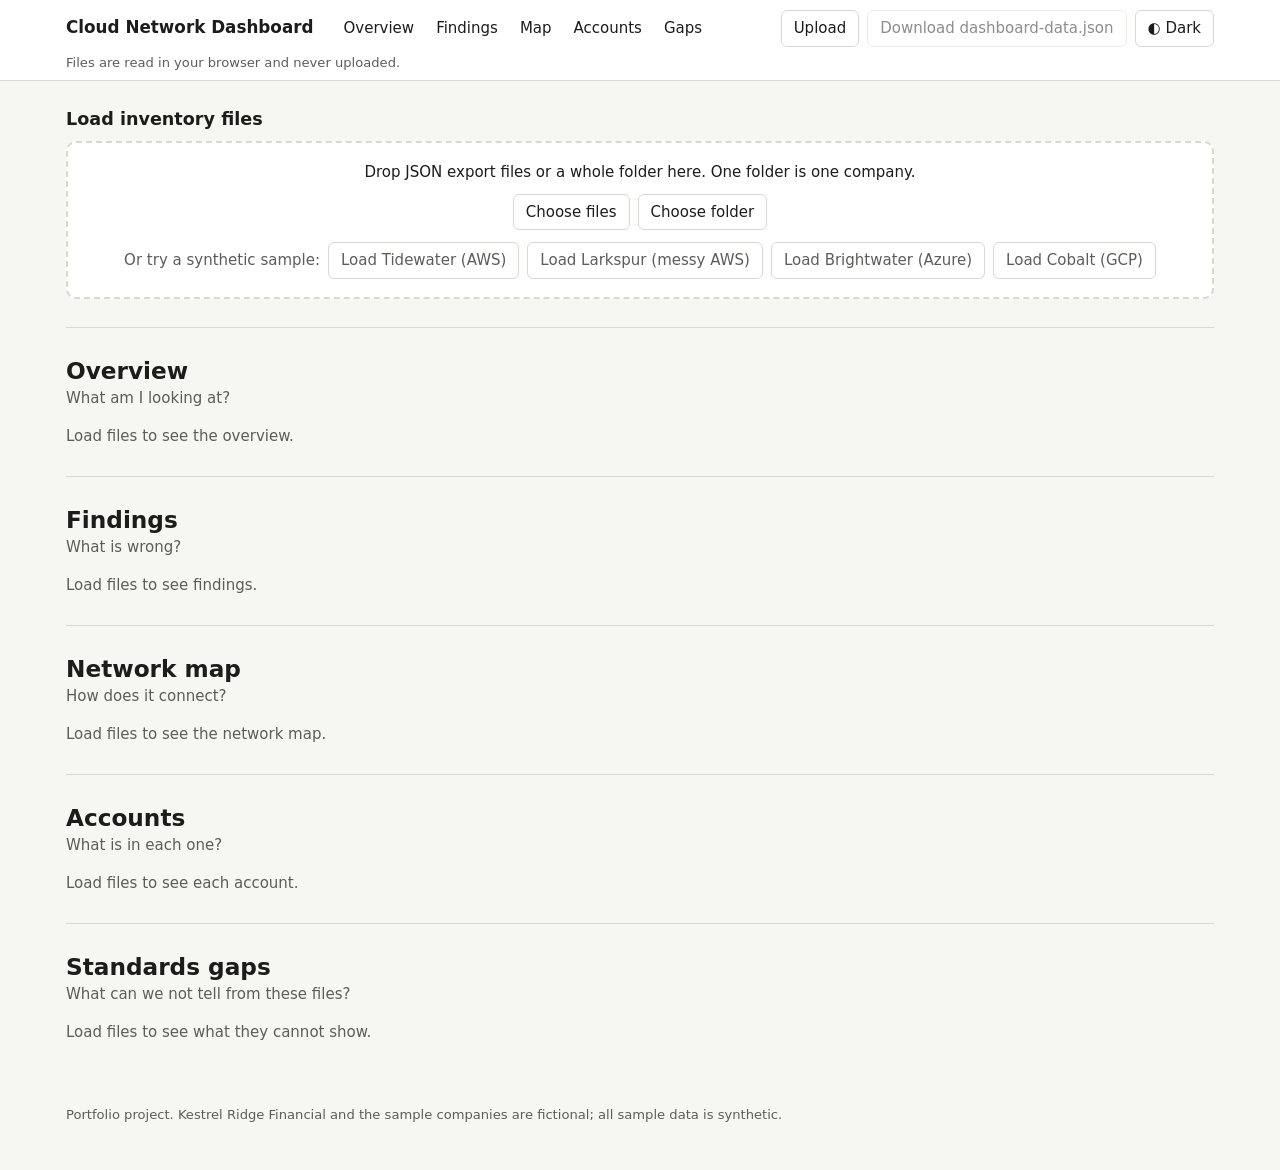
<file: index.html>
<!doctype html>
<html lang="en">
<head>
  <meta charset="utf-8">
  <meta name="viewport" content="width=device-width, initial-scale=1">
  <title>Cloud Network Dashboard</title>
  <meta name="description" content="Upload a cloud inventory export and see its network, findings and gaps. Files are read in your browser and never uploaded.">
  <link rel="stylesheet" href="css/app.css">
  <script>
    // Apply a saved theme before first paint. No saved choice: follow the system setting.
    try {
      var t = localStorage.getItem("cnd-theme");
      if (t === "light" || t === "dark") document.documentElement.setAttribute("data-theme", t);
    } catch (e) { /* storage blocked: use the system setting */ }
  </script>
</head>
<body>
  <a class="skip" href="#main">Skip to content</a>
  <header class="site">
    <div class="wrap bar">
      <h1 class="brand">
        <span id="company-name">Cloud Network Dashboard</span>
        <label class="company-pick" hidden>
          <span class="visually-hidden">Company</span>
          <select id="company-select"></select>
        </label>
      </h1>
      <nav aria-label="Sections">
        <ul>
          <li><a href="#overview">Overview</a></li>
          <li><a href="#findings">Findings</a></li>
          <li><a href="#map">Map</a></li>
          <li><a href="#accounts">Accounts</a></li>
          <li><a href="#gaps">Gaps</a></li>
        </ul>
      </nav>
      <div class="actions">
        <button type="button" id="upload-btn">Upload</button>
        <button type="button" id="download-btn" disabled>Download dashboard-data.json</button>
        <button type="button" id="theme-btn" aria-label="Switch to dark theme"><span aria-hidden="true" class="theme-icon">◐</span> <span class="theme-text">Dark</span></button>
      </div>
    </div>
    <p class="wrap privacy">Files are read in your browser and never uploaded.</p>
  </header>

  <main id="main" class="wrap" tabindex="-1">
    <section id="load" aria-labelledby="load-h">
      <h2 id="load-h">Load inventory files</h2>
      <div id="dropzone" class="dropzone">
        <p>Drop JSON export files or a whole folder here. One folder is one company.</p>
        <div class="row">
          <button type="button" id="pick-files">Choose files</button>
          <button type="button" id="pick-folder">Choose folder</button>
          <input type="file" id="file-input" class="visually-hidden" accept=".json,application/json" multiple tabindex="-1">
          <input type="file" id="folder-input" class="visually-hidden" webkitdirectory multiple tabindex="-1">
        </div>
        <p class="samples">Or try a synthetic sample:
          <button type="button" data-sample="tidewater">Load Tidewater (AWS)</button>
          <button type="button" data-sample="larkspur">Load Larkspur (messy AWS)</button>
          <button type="button" data-sample="brightwater">Load Brightwater (Azure)</button>
          <button type="button" data-sample="cobalt">Load Cobalt (GCP)</button>
        </p>
      </div>
      <div id="load-status" role="status" aria-live="polite"></div>
    </section>

    <section id="overview" aria-labelledby="overview-h">
      <h2 id="overview-h">Overview</h2>
      <p class="q">What am I looking at?</p>
      <div id="overview-body"><p class="empty">Load files to see the overview.</p></div>
    </section>

    <section id="findings" aria-labelledby="findings-h">
      <h2 id="findings-h">Findings</h2>
      <p class="q">What is wrong?</p>
      <div id="findings-body"><p class="empty">Load files to see findings.</p></div>
    </section>

    <section id="map" aria-labelledby="map-h">
      <h2 id="map-h">Network map</h2>
      <p class="q">How does it connect?</p>
      <div id="map-body"><p class="empty">Load files to see the network map.</p></div>
    </section>

    <section id="accounts" aria-labelledby="accounts-h">
      <h2 id="accounts-h">Accounts</h2>
      <p class="q">What is in each one?</p>
      <div id="accounts-body"><p class="empty">Load files to see each account.</p></div>
    </section>

    <section id="gaps" aria-labelledby="gaps-h">
      <h2 id="gaps-h">Standards gaps</h2>
      <p class="q">What can we not tell from these files?</p>
      <div id="gaps-body"><p class="empty">Load files to see what they cannot show.</p></div>
    </section>
  </main>

  <footer class="wrap site-foot">
    <p>Portfolio project. Kestrel Ridge Financial and the sample companies are fictional; all sample data is synthetic.</p>
  </footer>

  <script type="module" src="js/app.js"></script>
</body>
</html>
</file>
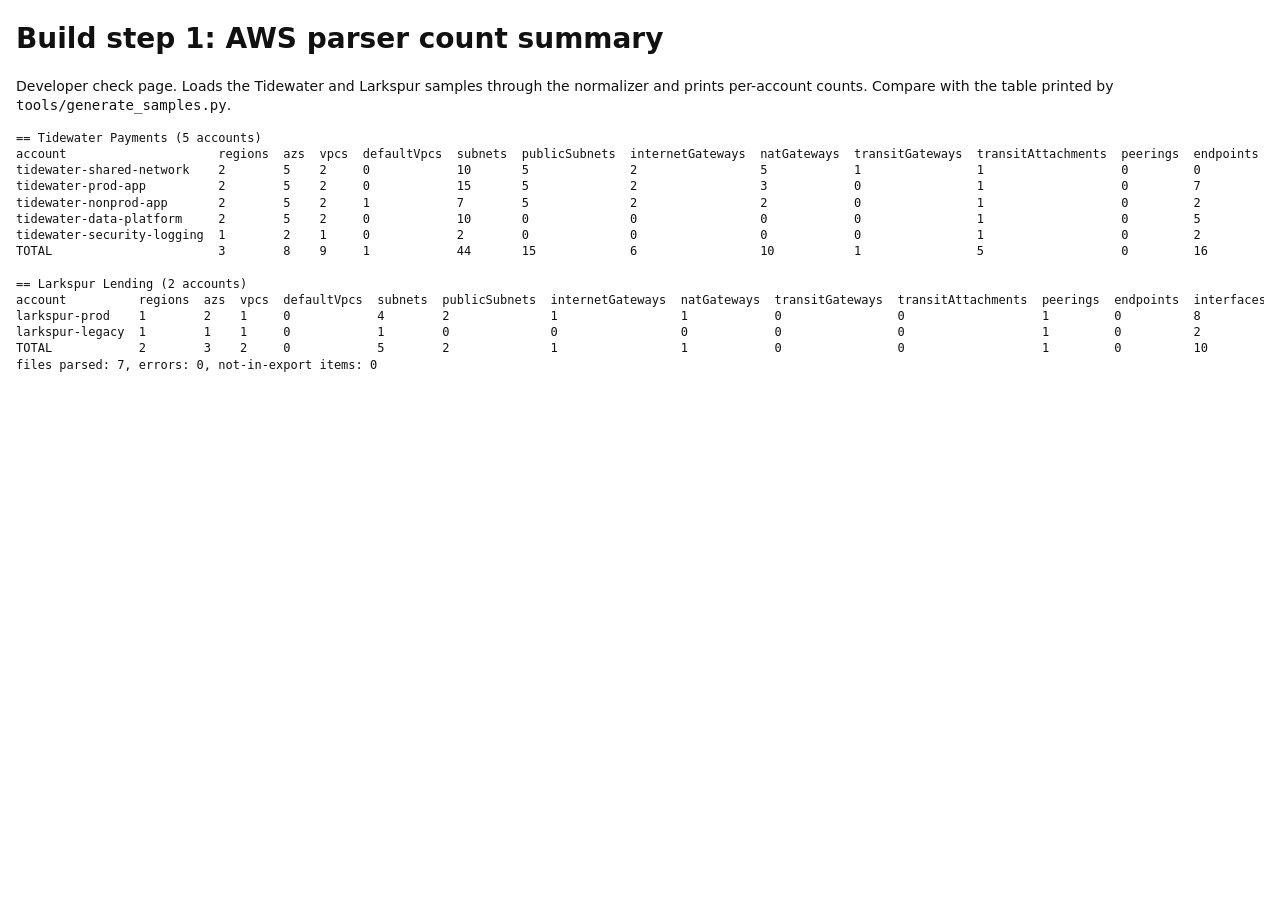
<file: dev/counts.html>
<!doctype html>
<html lang="en">
<head>
  <meta charset="utf-8">
  <meta name="viewport" content="width=device-width, initial-scale=1">
  <title>Parser Count Check</title>
  <style>
    body { font: 14px/1.4 system-ui, sans-serif; margin: 16px; background: #fff; color: #111; }
    pre { font: 12px/1.35 ui-monospace, Consolas, monospace; overflow-x: auto; }
    .error { color: #a00; }
  </style>
</head>
<body>
  <h1>Build step 1: AWS parser count summary</h1>
  <p>Developer check page. Loads the Tidewater and Larkspur samples through the normalizer and prints
    per-account counts. Compare with the table printed by <code>tools/generate_samples.py</code>.</p>
  <pre id="summary">Loading…</pre>
  <script type="module">
    import { buildModel } from "../js/model/model.js";
    import { countSummary, formatSummary } from "../js/model/counts.js";
    import { fetchSampleSet } from "../js/samples.js";

    const out = document.getElementById("summary");
    try {
      const base = new URL("../", location.href);
      const inputs = [...await fetchSampleSet("tidewater", base), ...await fetchSampleSet("larkspur", base)];
      const model = buildModel(inputs);
      let text = formatSummary(countSummary(model));
      text += `files parsed: ${model.files.length}, errors: ${model.errors.length}, not-in-export items: ${model.notInExport.length}\n`;
      for (const e of model.errors) text += `ERROR ${e.message}\n`;
      out.textContent = text;
      window.model = model; // for poking at in the console
    } catch (e) {
      out.className = "error";
      out.textContent = String(e);
    }
  </script>
</body>
</html>
</file>
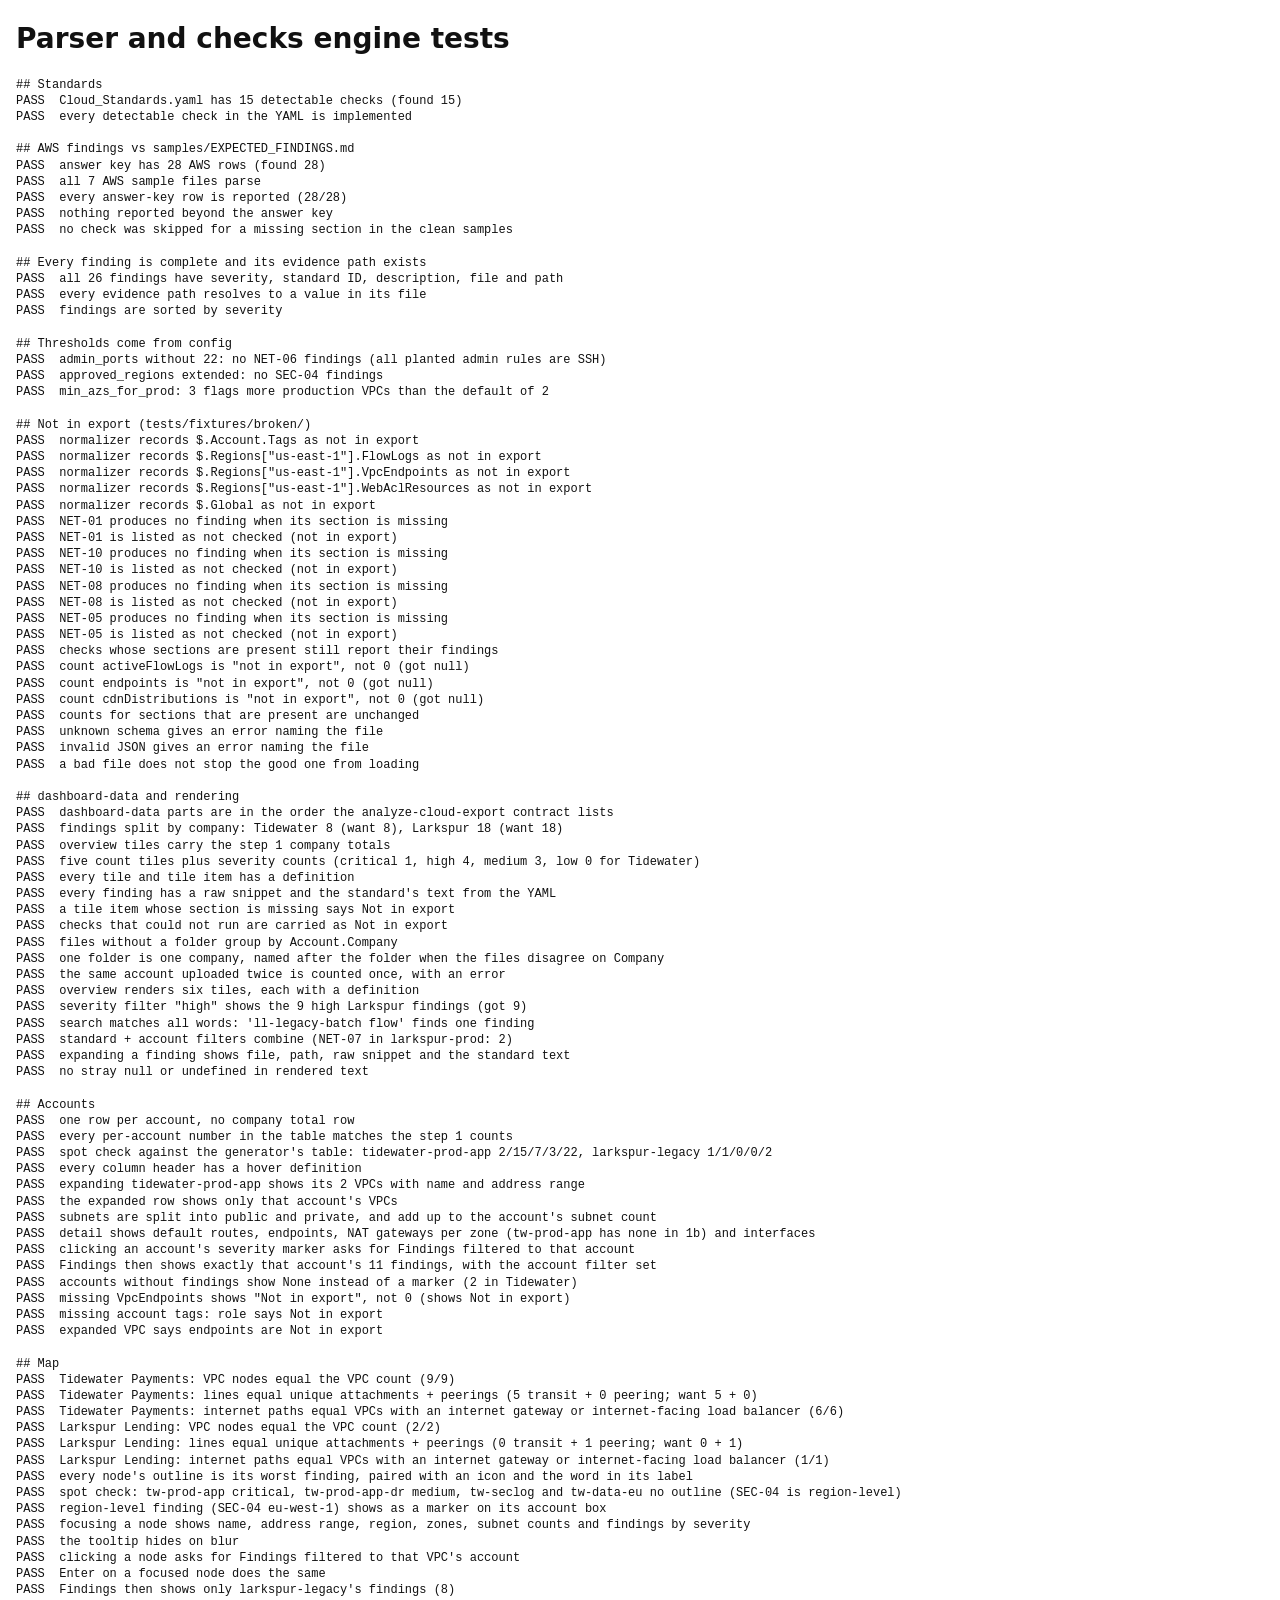
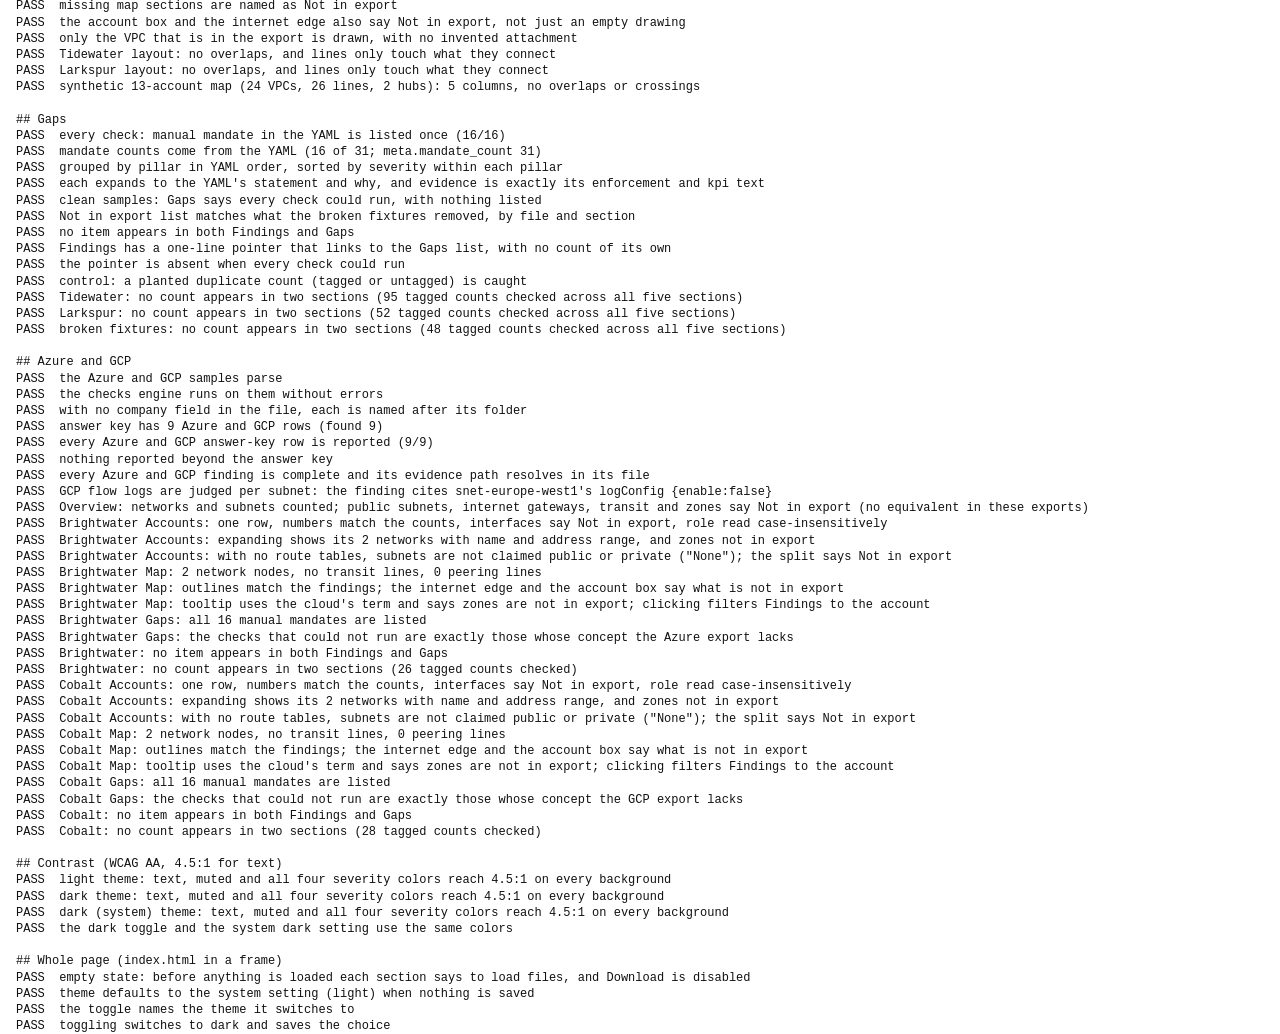
<file: tests/test.html>
<!doctype html>
<html lang="en">
<head>
  <meta charset="utf-8">
  <meta name="viewport" content="width=device-width, initial-scale=1">
  <title>Dashboard Tests</title>
  <style>
    body { font: 14px/1.4 system-ui, sans-serif; margin: 16px; background: #fff; color: #111; }
    pre { font: 12px/1.35 ui-monospace, Consolas, monospace; white-space: pre-wrap; }
  </style>
</head>
<body>
  <h1>Parser and checks engine tests</h1>
  <pre id="results">Running…</pre>
  <script type="module" src="tests.js"></script>
</body>
</html>
</file>
<file: css/app.css>
/* Cloud Network Dashboard. Color only means severity; everything else is neutral. */

:root {
  --bg: #f6f6f3;
  --surface: #ffffff;
  --sunken: #efefea;
  --text: #1c1c1a;
  --muted: #5d5d58;
  --border: #d8d8d1;
  --focus: #1c1c1a;
  --sev-critical: #b42318;
  --sev-high: #bc3f0b;
  --sev-medium: #946200;
  --sev-low: #1d4ed8;
  --mono: ui-monospace, "Cascadia Mono", Consolas, Menlo, monospace;
  color-scheme: light;
}
@media (prefers-color-scheme: dark) {
  :root:not([data-theme="light"]) {
    --bg: #131312;
    --surface: #1c1c1b;
    --sunken: #262624;
    --text: #ececea;
    --muted: #a7a7a0;
    --border: #3a3a37;
    --focus: #ececea;
    --sev-critical: #ff8a7f;
    --sev-high: #ffa766;
    --sev-medium: #eac253;
    --sev-low: #93b0ff;
    color-scheme: dark;
  }
}
:root[data-theme="dark"] {
  --bg: #131312; --surface: #1c1c1b; --sunken: #262624; --text: #ececea; --muted: #a7a7a0;
  --border: #3a3a37; --focus: #ececea; --sev-critical: #ff8a7f; --sev-high: #ffa766;
  --sev-medium: #eac253; --sev-low: #93b0ff; color-scheme: dark;
}

* { box-sizing: border-box; }
/* scroll-padding keeps a focused or linked element clear of the sticky header */
html { -webkit-text-size-adjust: 100%; scroll-padding-top: 112px; }
body {
  margin: 0;
  font: 15px/1.5 system-ui, -apple-system, "Segoe UI", Roboto, sans-serif;
  background: var(--bg);
  color: var(--text);
}
.wrap { max-width: 1180px; margin: 0 auto; padding-left: 16px; padding-right: 16px; }
h2 { margin: 0; font-size: 1.45rem; line-height: 1.25; }
h3, h4 { margin: 0; }
code, pre { font-family: var(--mono); }
code { font-size: 0.9em; overflow-wrap: anywhere; }
a { color: inherit; }
:focus-visible { outline: 2px solid var(--focus); outline-offset: 2px; }
[hidden] { display: none !important; }
.visually-hidden {
  position: absolute !important; width: 1px; height: 1px; overflow: hidden;
  clip: rect(0 0 0 0); white-space: nowrap; border: 0; padding: 0; margin: -1px;
}
.skip { position: absolute; left: -9999px; }
.skip:focus { left: 16px; top: 8px; z-index: 20; background: var(--surface); color: var(--text); padding: 6px 10px; border: 1px solid var(--border); }
main:focus { outline: none; } /* focused only as the skip link's target */
/* Inside containers that clip overflow, draw the focus outline inside the element. */
nav a:focus-visible, .finding-head:focus-visible, .gap summary:focus-visible { outline-offset: -3px; }
.muted { color: var(--muted); }
.small { font-size: 0.85rem; }

button, select, input {
  font: inherit; color: inherit; background: var(--surface);
  border: 1px solid var(--border); border-radius: 6px;
}
button { padding: 6px 12px; cursor: pointer; }
button:hover:not(:disabled) { background: var(--sunken); }
button:disabled { opacity: 0.5; cursor: not-allowed; }
select, input[type="search"] { padding: 6px 8px; width: 100%; min-width: 0; }

/* Header */
header.site {
  position: sticky; top: 0; z-index: 10;
  background: var(--surface); border-bottom: 1px solid var(--border);
}
.bar { display: flex; flex-wrap: wrap; align-items: center; gap: 8px 20px; padding-top: 10px; padding-bottom: 6px; }
.brand { margin: 0; font-weight: 650; font-size: 1.05rem; line-height: 1.3; min-width: 0; overflow-wrap: anywhere; }
.theme-icon { display: inline-block; }
.company-pick select { font-weight: 650; width: auto; max-width: 100%; }
nav { min-width: 0; max-width: 100%; }
nav ul { display: flex; gap: 2px; list-style: none; margin: 0; padding: 0; overflow-x: auto; scrollbar-width: thin; }
nav a { display: block; padding: 5px 10px; border-radius: 6px; text-decoration: none; white-space: nowrap; }
nav a:hover { background: var(--sunken); }
.actions { margin-left: auto; display: flex; flex-wrap: wrap; gap: 8px; }
.privacy { margin-top: 0; margin-bottom: 0; padding-bottom: 8px; font-size: 0.82rem; color: var(--muted); }

main section { padding: 28px 0; border-bottom: 1px solid var(--border); scroll-margin-top: 104px; }
main section:last-child { border-bottom: 0; }
.q { margin: 2px 0 16px; color: var(--muted); }
.empty, .pending { color: var(--muted); margin: 0; }

/* Load */
#load h2 { font-size: 1.1rem; margin-bottom: 10px; }
.dropzone {
  border: 2px dashed var(--border); border-radius: 10px; padding: 18px;
  background: var(--surface); text-align: center;
}
.dropzone.over { border-color: var(--text); background: var(--sunken); }
.dropzone p { margin: 0 0 10px; }
.dropzone .row { display: flex; gap: 8px; justify-content: center; flex-wrap: wrap; margin-bottom: 12px; }
.samples { display: flex; flex-wrap: wrap; gap: 8px; justify-content: center; align-items: center; color: var(--muted); }
.samples.samples { margin: 0; }
.has-data #load { padding: 16px 0; }
.has-data #load h2 { position: absolute; width: 1px; height: 1px; overflow: hidden; clip: rect(0 0 0 0); }
.has-data .dropzone { padding: 12px; }
.has-data .dropzone > p:first-child { font-size: 0.9rem; color: var(--muted); }
#load-status:not(:empty) { margin-top: 12px; }
#load-status p { margin: 0 0 6px; }
.file-list { display: inline; }
.file-list summary { display: inline; cursor: pointer; text-decoration: underline; }
.file-list ul { margin: 6px 0 0; padding-left: 20px; font-size: 0.85rem; }
.errors { border: 1px solid var(--border); border-left: 4px solid var(--text); background: var(--surface); padding: 10px 14px; border-radius: 6px; margin-bottom: 8px; }
.errors ul { margin: 4px 0 0; padding-left: 20px; }

/* Statement labels: told apart by wording and border style */
.stmt {
  display: inline-block; font-size: 0.68rem; font-weight: 600; letter-spacing: 0.05em; text-transform: uppercase;
  border: 1px solid var(--muted); color: var(--muted); border-radius: 999px; padding: 0 7px; line-height: 1.6;
  white-space: nowrap; vertical-align: 0.1em;
}
.stmt-finding { background: var(--sunken); border-color: var(--text); color: var(--text); }
.stmt-not-in-export { border-style: dashed; }

/* Severity: color, icon and word together */
.sev { font-weight: 650; white-space: nowrap; }
.sev-icon { display: inline-block; width: 1.1em; }
.sev-critical { color: var(--sev-critical); }
.sev-high { color: var(--sev-high); }
.sev-medium { color: var(--sev-medium); }
.sev-low { color: var(--sev-low); }

/* Overview */
.scope { margin: 0 0 16px; font-size: 1.02rem; }
.tiles {
  list-style: none; margin: 0; padding: 0;
  display: grid; grid-template-columns: repeat(auto-fill, minmax(min(100%, 300px), 1fr)); gap: 12px;
}
.tile {
  position: relative; background: var(--surface); border: 1px solid var(--border);
  border-radius: 10px; padding: 14px 16px; min-width: 0;
}
.tile-head { display: flex; justify-content: space-between; align-items: center; gap: 8px; }
.tile-label { font-size: 0.95rem; font-weight: 600; }
.hint {
  display: inline-grid; place-items: center; width: 1.1rem; height: 1.1rem; margin-left: 6px;
  border: 1px solid var(--border); border-radius: 50%; font-size: 0.7rem; color: var(--muted); vertical-align: 0.1em;
}
.num { font-variant-numeric: tabular-nums; font-weight: 650; }
.big { margin: 6px 0 2px; font-size: 2.1rem; line-height: 1.15; }
.big .stmt { font-size: 0.8rem; vertical-align: middle; }
.tile-sub, .tile-list, .sev-rows { list-style: none; margin: 0; padding: 0; }
.tile-sub { display: flex; flex-wrap: wrap; gap: 4px 14px; color: var(--muted); }
.tile-sub .num { color: var(--text); }
.tile-list { margin-top: 8px; display: grid; gap: 4px; }
.tile-list .num { display: inline-block; min-width: 2ch; text-align: right; margin-right: 4px; font-size: 1.15rem; }
.tile-note { margin: 8px 0 0; font-size: 0.82rem; color: var(--muted); }
.tile-def {
  position: absolute; left: 10px; right: 10px; top: calc(100% + 6px); z-index: 5; margin: 0;
  background: var(--text); color: var(--bg); font-size: 0.82rem; line-height: 1.4;
  padding: 8px 10px; border-radius: 6px; box-shadow: 0 4px 14px rgb(0 0 0 / 0.18);
  opacity: 0; visibility: hidden; transition: opacity 0.12s;
}
.tile:hover .tile-def, .tile:focus-within .tile-def { opacity: 1; visibility: visible; }
.sevbar { display: flex; height: 10px; border-radius: 5px; overflow: hidden; margin: 10px 0 6px; gap: 2px; }
.seg-critical { background: var(--sev-critical); }
.seg-high { background: var(--sev-high); }
.seg-medium { background: var(--sev-medium); }
.seg-low { background: var(--sev-low); }
.sev-rows { display: grid; grid-template-columns: 1fr 1fr; gap: 2px 12px; }
.sev-row { width: 100%; display: flex; justify-content: space-between; border: 0; padding: 3px 6px; text-align: left; background: transparent; }

/* Findings */
.filters {
  display: grid; grid-template-columns: repeat(auto-fit, minmax(min(100%, 170px), 1fr));
  gap: 8px 12px; align-items: end; margin-bottom: 10px;
}
.filters label { display: flex; flex-direction: column; gap: 3px; font-size: 0.82rem; color: var(--muted); min-width: 0; }
.filters select, .filters input { color: var(--text); font-size: 0.92rem; }
.filters .reset { justify-self: start; }
.result-count { margin: 0 0 10px; font-size: 0.88rem; color: var(--muted); }
.note { margin: 0 0 12px; font-size: 0.9rem; }
.finding-list { list-style: none; margin: 0; padding: 0; border: 1px solid var(--border); border-radius: 10px; background: var(--surface); overflow: hidden; }
.finding + .finding { border-top: 1px solid var(--border); }
.finding-head {
  width: 100%; display: grid; align-items: baseline; gap: 4px 14px; text-align: left;
  grid-template-columns: 6.5rem 4.2rem minmax(0, 1fr) minmax(0, 11rem) 1rem;
  border: 0; border-radius: 0; padding: 10px 14px; background: transparent;
}
.f-std { font-family: var(--mono); font-size: 0.88rem; }
.f-what { overflow-wrap: anywhere; }
.f-accts { color: var(--muted); font-size: 0.85rem; overflow-wrap: anywhere; }
.chev { font-size: 1.2rem; line-height: 1; color: var(--muted); transition: transform 0.12s; justify-self: end; }
.finding-head[aria-expanded="true"] .chev { transform: rotate(90deg); }
.finding-head[aria-expanded="true"] { background: var(--sunken); }
.finding-body { padding: 6px 14px 18px; border-top: 1px solid var(--border); background: var(--bg); }
.finding-body h4 { font-size: 0.85rem; text-transform: uppercase; letter-spacing: 0.05em; color: var(--muted); margin: 16px 0 6px; }
.finding-body p { margin: 0 0 6px; }
.kv { display: grid; grid-template-columns: max-content minmax(0, 1fr); gap: 4px 14px; margin: 10px 0 0; font-size: 0.92rem; }
.kv dt { color: var(--muted); }
.kv dd { margin: 0; min-width: 0; }
.evidence { margin-bottom: 12px; }
.evidence .k { display: inline-block; width: 3.2rem; color: var(--muted); font-size: 0.85rem; }
.snippet {
  margin: 6px 0 4px; padding: 10px 12px; background: var(--surface); border: 1px solid var(--border);
  border-radius: 6px; overflow: auto; max-height: 340px; font-size: 0.8rem; line-height: 1.45;
}
blockquote { margin: 0; padding: 8px 14px; border-left: 3px solid var(--border); background: var(--surface); }
blockquote footer { margin-top: 6px; font-size: 0.8rem; color: var(--muted); }

/* Hover / focus definitions (column headers) */
.has-def { position: relative; cursor: help; border-bottom: 1px dotted var(--muted); }
.def-pop {
  position: absolute; top: calc(100% + 6px); left: 0; z-index: 6; width: max-content; max-width: 240px;
  background: var(--text); color: var(--bg); font-size: 0.8rem; font-weight: 400; line-height: 1.4;
  text-transform: none; letter-spacing: 0; text-align: left; white-space: normal;
  padding: 7px 9px; border-radius: 6px; box-shadow: 0 4px 14px rgb(0 0 0 / 0.18);
  opacity: 0; visibility: hidden; transition: opacity 0.12s; pointer-events: none;
}
.def-end .def-pop { left: auto; right: 0; }
.has-def:hover .def-pop, .has-def:focus .def-pop { opacity: 1; visibility: visible; }

/* Accounts */
.table-scroll { overflow-x: auto; border: 1px solid var(--border); border-radius: 10px; background: var(--surface); }
table.accounts { width: 100%; border-collapse: collapse; font-size: 0.92rem; }
.accounts th, .accounts td { padding: 9px 9px; text-align: left; vertical-align: baseline; border-bottom: 1px solid var(--border); }
.accounts thead th { font-size: 0.8rem; font-weight: 600; color: var(--muted); white-space: nowrap; background: var(--surface); }
.accounts .n { text-align: right; font-variant-numeric: tabular-nums; }
.accounts tr.acct-row > * { white-space: nowrap; }
.accounts tr.acct-row > td.regions { white-space: normal; min-width: 9rem; }
.nowrap { white-space: nowrap; }
.accounts tbody tr:last-child > * { border-bottom: 0; }
.accounts tr.acct-row.open > * { background: var(--sunken); border-bottom: 0; }
.acct-toggle { display: inline-flex; gap: 8px; align-items: baseline; border: 0; padding: 0; background: transparent; font-weight: 600; text-align: left; }
.acct-toggle:hover:not(:disabled) { background: transparent; text-decoration: underline; }
.acct-toggle .chev { width: 0.8rem; }
.acct-toggle[aria-expanded="true"] .chev { transform: rotate(90deg); }
.sev-marker { display: inline-flex; gap: 10px; padding: 2px 8px; white-space: nowrap; }
.sev-marker .sev { display: inline-flex; gap: 3px; }
.acct-detail > td { padding: 0; background: var(--bg); }
.acct-body { padding: 12px 14px 16px; }
.acct-body > p { margin: 0 0 10px; }
.vpc { border: 1px solid var(--border); border-radius: 8px; background: var(--surface); padding: 12px 14px; margin-top: 12px; }
.vpc-head { display: flex; flex-wrap: wrap; align-items: baseline; gap: 4px 12px; margin-bottom: 8px; }
.vpc-head h4 { font-size: 1rem; }
.cidr { font-weight: 600; }
.vpc-grid { display: grid; grid-template-columns: repeat(auto-fill, minmax(min(100%, 250px), 1fr)); gap: 12px 20px; }
.vpc-part { min-width: 0; }
.vpc-part code { overflow-wrap: normal; white-space: nowrap; }
@media (min-width: 900px) {
  .vpc-grid { grid-template-columns: repeat(4, minmax(0, 1fr)); }
  .vpc-part.subnets { grid-column: span 2; }
}
.vpc-part h5 { margin: 0 0 4px; font-size: 0.78rem; text-transform: uppercase; letter-spacing: 0.05em; color: var(--muted); }
.vpc-part p { margin: 0; }
ul.plain { list-style: none; margin: 0; padding: 0; display: grid; gap: 4px; font-size: 0.88rem; }
ul.plain code { margin-right: 4px; }
table.mini { border-collapse: collapse; font-size: 0.82rem; width: 100%; }
table.mini th { text-align: left; font-weight: 500; color: var(--muted); padding: 2px 8px 2px 0; }
table.mini td { padding: 2px 8px 2px 0; overflow-wrap: anywhere; }
table.mini td:nth-child(n+2), table.mini th:nth-child(n+2) { white-space: nowrap; width: 1%; }
table.mini td code { white-space: nowrap; }
.nie { margin: 0; font-size: 0.88rem; }

/* Map */
.map-intro { margin: 0 0 10px; font-size: 0.92rem; }
.map-scroll {
  position: relative; overflow: auto; border: 1px solid var(--border); border-radius: 10px;
  background: var(--bg); max-height: 80vh;
}
.map-svg { display: block; max-width: none; }
.map-svg text { fill: var(--text); font-family: system-ui, -apple-system, "Segoe UI", Roboto, sans-serif; font-size: 12px; }
.map-svg .t-strong { font-weight: 650; }
.map-svg .t-small { font-size: 11px; }
.map-svg .t-muted { fill: var(--muted); }
.map-svg .t-mono { font-family: var(--mono); font-size: 10.5px; }
.map-svg .t-nie { fill: var(--muted); font-style: italic; }
.map-svg .t-sev { font-weight: 700; }
.map-svg .sev-icon-map { font-size: 16px; }
.map-svg .sev-critical { fill: var(--sev-critical); }
.map-svg .sev-high { fill: var(--sev-high); }
.map-svg .sev-medium { fill: var(--sev-medium); }
.map-svg .sev-low { fill: var(--sev-low); }
.internet-box { fill: var(--surface); stroke: var(--text); stroke-width: 1.25; }
.acct-box { fill: var(--sunken); stroke: var(--border); }
.hub-box { fill: var(--surface); stroke: var(--text); stroke-width: 1.5; }
.node-box { fill: var(--surface); stroke: var(--muted); stroke-width: 1; }
.node.worst-critical .node-box { stroke: var(--sev-critical); stroke-width: 2.5; }
.node.worst-high .node-box { stroke: var(--sev-high); stroke-width: 2.5; }
.node.worst-medium .node-box { stroke: var(--sev-medium); stroke-width: 2.5; }
.node.worst-low .node-box { stroke: var(--sev-low); stroke-width: 2.5; }
.node, .acct-marker { cursor: pointer; outline: none; }
.focus-ring { fill: none; stroke: none; }
.node:focus-visible .focus-ring, .node:hover .focus-ring { stroke: var(--focus); stroke-width: 1.5; stroke-dasharray: 3 2; }
.marker-hit { fill: transparent; }
.acct-marker:hover .marker-hit, .acct-marker:focus-visible .marker-hit { fill: var(--surface); stroke: var(--focus); }
.edge { fill: none; stroke: var(--muted); stroke-linejoin: round; }
.edge-internet { stroke-width: 1.25; }
.edge-transit { stroke-width: 2; }
.edge-peering { stroke-width: 2; stroke-dasharray: 7 4; }
.edge.hl { stroke: var(--text); stroke-width: 3; }
.map-tip {
  position: absolute; z-index: 4; width: max-content; max-width: 280px;
  background: var(--surface); color: var(--text); border: 1px solid var(--border); border-radius: 8px;
  box-shadow: 0 6px 20px rgb(0 0 0 / 0.18); padding: 10px 12px; font-size: 0.84rem; pointer-events: none;
}
.map-tip .tip-title { margin: 0 0 6px; font-weight: 650; }
.map-tip dl { display: grid; grid-template-columns: max-content minmax(0, 1fr); gap: 2px 10px; margin: 0; }
.map-tip dt { color: var(--muted); }
.map-tip dd { margin: 0; overflow-wrap: anywhere; }
.map-tip .tip-sev { margin-right: 8px; }
.map-tip .tip-hint { margin: 6px 0 0; color: var(--muted); font-size: 0.78rem; }
.map-legend { list-style: none; margin: 10px 0 0; padding: 0; display: flex; flex-wrap: wrap; gap: 6px 22px; font-size: 0.84rem; color: var(--muted); }
.map-legend li { display: flex; align-items: center; gap: 8px; flex-wrap: wrap; }
.map-legend li.legend-line { flex-wrap: nowrap; }
.map-legend .swatch { flex: none; }
.map-hint { margin: 0 0 6px; font-size: 0.84rem; color: var(--muted); }
.swatch { display: inline-block; width: 32px; height: 0; border-top: 2px solid var(--muted); }
.swatch.line-internet { border-top-width: 1.25px; }
.swatch.line-peering { border-top-style: dashed; }
.legend-sev { display: inline-flex; gap: 3px; }

/* Gaps */
.gaps-block { margin-bottom: 28px; scroll-margin-top: 104px; }
.gaps-block:last-child { margin-bottom: 0; }
.gaps-block h3 { font-size: 1.1rem; margin: 0 0 4px; }
.lede { margin: 0 0 14px; color: var(--muted); font-size: 0.92rem; max-width: 70ch; }
.lede .num { color: var(--text); }
.pillar { margin-bottom: 14px; }
.pillar-name { font-size: 0.85rem; text-transform: uppercase; letter-spacing: 0.05em; margin: 0 0 6px; }
.pillar-name .muted { font-family: var(--mono); letter-spacing: 0; text-transform: none; margin-left: 6px; }
.gap-list, .nie-files, .nie-sections { list-style: none; margin: 0; padding: 0; }
.gap-list { border: 1px solid var(--border); border-radius: 10px; background: var(--surface); overflow: hidden; }
.gap + .gap { border-top: 1px solid var(--border); }
.gaps-block h3 .stmt { margin-left: 6px; }
.nie-section code { white-space: nowrap; overflow-wrap: normal; }
.gap summary {
  display: grid; grid-template-columns: 6.5rem 4.2rem minmax(0, 1fr) 1rem; gap: 4px 14px; align-items: baseline;
  padding: 10px 14px; cursor: pointer; list-style: none;
}
.gap summary::-webkit-details-marker { display: none; }
.gap summary:hover { background: var(--sunken); }
.gap details[open] > summary { background: var(--sunken); }
.gap details[open] > summary .chev { transform: rotate(90deg); }
.g-id { font-family: var(--mono); font-size: 0.88rem; }
.gap-body { padding: 6px 14px 16px; border-top: 1px solid var(--border); background: var(--bg); }
.gap-body h4 { font-size: 0.85rem; text-transform: uppercase; letter-spacing: 0.05em; color: var(--muted); margin: 14px 0 6px; }
.gap-body p { margin: 0 0 6px; }
.gap-body .kv { margin-top: 0; }
.nie-file { border: 1px solid var(--border); border-radius: 10px; background: var(--surface); padding: 10px 14px; margin-bottom: 10px; }
.nie-file h4 { font-size: 0.92rem; margin: 0 0 6px; overflow-wrap: anywhere; }
.nie-section { padding: 6px 0; }
.nie-section + .nie-section { border-top: 1px solid var(--border); }
.nie-section p { margin: 0; }
.nie-section p + p { margin-top: 2px; color: var(--muted); }

.site-foot { padding-top: 20px; padding-bottom: 32px; font-size: 0.82rem; color: var(--muted); }

@media (max-width: 760px) {
  .bar { gap: 6px 12px; }
  .actions { margin-left: 0; }
  .actions button { padding: 4px 10px; font-size: 0.88rem; }
  main section { scroll-margin-top: 150px; }
  .finding-head { grid-template-columns: auto minmax(0, 1fr) 1rem; }
  .f-sev { grid-column: 1; }
  .f-std { grid-column: 2; }
  .chev { grid-column: 3; grid-row: 1; }
  .f-what, .f-accts { grid-column: 1 / -1; }
  .sev-rows { grid-template-columns: 1fr; }
  .gap summary { grid-template-columns: auto minmax(0, 1fr) 1rem; }
  .g-sev { grid-column: 1; }
  .g-id { grid-column: 2; }
  .gap summary .chev { grid-column: 3; grid-row: 1; }
  .g-name { grid-column: 1 / -1; }

  /* Accounts become stacked cards: no sideways scrolling for the detail */
  .table-scroll { overflow: visible; border: 0; background: transparent; }
  table.accounts, .accounts > tbody, .accounts > tbody > tr, .accounts > tbody > tr > td, .accounts > tbody > tr > th { display: block; }
  .accounts > thead { display: none; }
  .accounts tr.acct-row { border: 1px solid var(--border); border-radius: 10px 10px 0 0; background: var(--surface); margin-top: 12px; padding: 6px 0; }
  .accounts tr.acct-row:not(.open) { border-radius: 10px; }
  .accounts tr.acct-row > * { border: 0; padding: 4px 14px; }
  .accounts tr.acct-row > td { display: flex; justify-content: space-between; gap: 12px; text-align: right; }
  .accounts tr.acct-row > td::before { content: attr(data-label); color: var(--muted); text-align: left; }
  .accounts tr.acct-detail { border: 1px solid var(--border); border-top: 0; border-radius: 0 0 10px 10px; overflow: hidden; }
}

/* Print: all five sections on white paper, without the controls. Rows that are open on
   screen print open; closed rows print their one-line summary. */
@media print {
  :root, :root[data-theme] {
    --bg: #ffffff; --surface: #ffffff; --sunken: #f2f2ee; --text: #000000; --muted: #4a4a46;
    --border: #c9c9c2; --focus: #000000; --sev-critical: #b42318; --sev-high: #bc3f0b;
    --sev-medium: #946200; --sev-low: #1d4ed8; color-scheme: light;
  }
  * { -webkit-print-color-adjust: exact; print-color-adjust: exact; }
  html { scroll-padding-top: 0; }
  body { background: #fff; font-size: 11pt; }
  header.site { position: static; border-bottom: 1px solid var(--border); }
  header.site nav, header.site .actions, .skip, #load, .filters, .map-hint, .chev,
  .tile-def, .def-pop, .map-tip, .hint, .reset { display: none !important; }
  main section { padding: 14px 0; scroll-margin-top: 0; }
  h2, h3, h4, h5 { break-after: avoid; }
  .tile, .finding, .gap, .nie-file, .vpc, .accounts tr, .map-legend { break-inside: avoid; }
  .tiles { grid-template-columns: repeat(3, 1fr); }
  .finding-list, .gap-list, .table-scroll, .map-scroll { overflow: visible; max-height: none; }
  .map-scroll { border: 0; }
  .map-svg { width: 100% !important; height: auto !important; }
  .snippet { max-height: none; overflow: visible; white-space: pre-wrap; overflow-wrap: anywhere; }
  .has-def { border-bottom: 0; }
  a { text-decoration: none; }
  .gaps-pointer a::after { content: " (Standards gaps section)"; }
  /* The accounts table must fit the page: let cells wrap and lay the detail out in two columns. */
  table.accounts { font-size: 9pt; table-layout: auto; }
  .accounts th, .accounts td { padding: 5px 6px; }
  .accounts tr.acct-row > *, .accounts thead th { white-space: normal; }
  .vpc-grid { grid-template-columns: repeat(2, minmax(0, 1fr)) !important; }
  .vpc-part.subnets { grid-column: auto !important; }
  .vpc-part code, table.mini td code, .nie-section code { white-space: normal; overflow-wrap: anywhere; }
}
</file>
